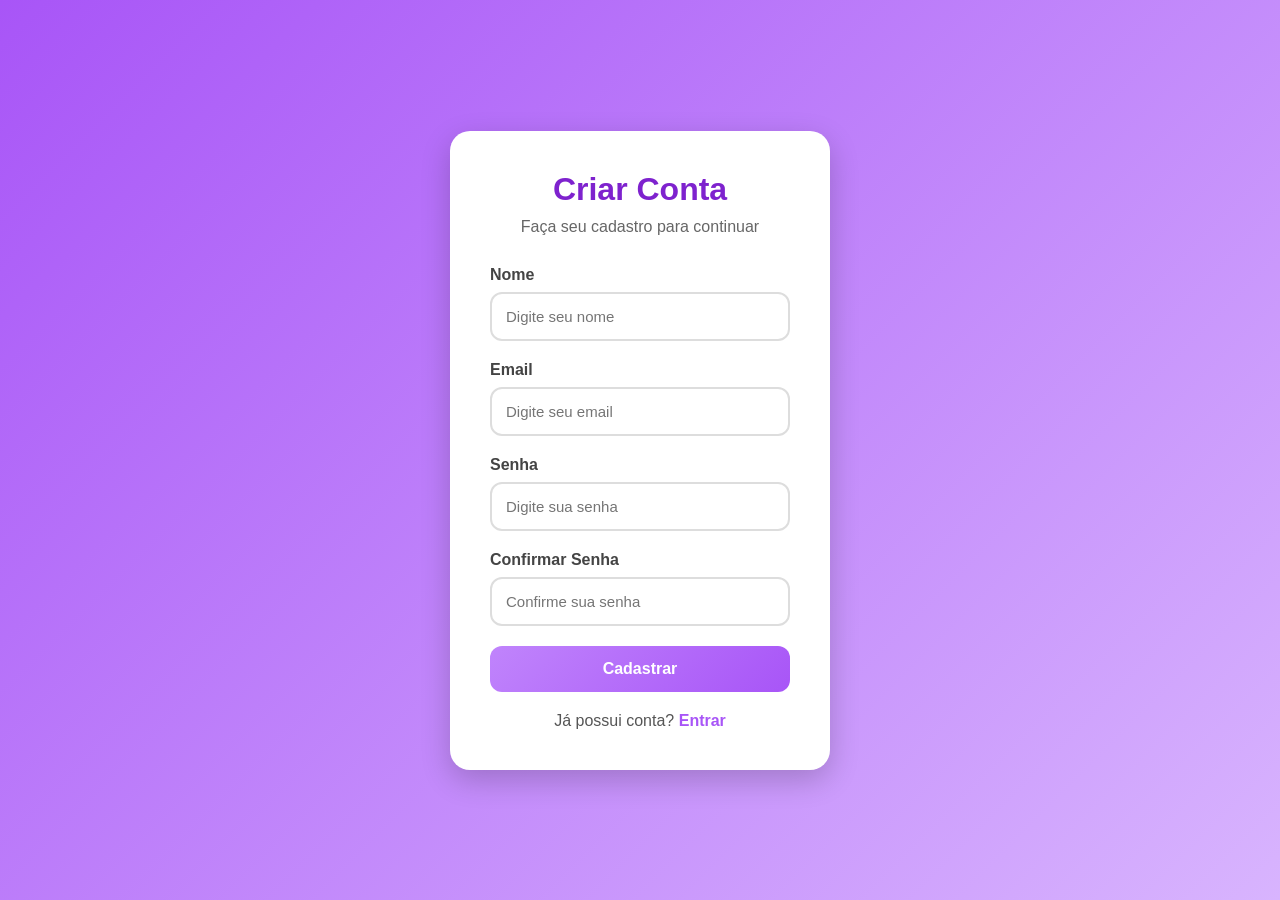
<file: Cadastre.html>
<!DOCTYPE html>
<html lang="pt-BR">
<head>

    <!-- Configuração de caracteres -->
    <meta charset="UTF-8">

    <!-- Responsividade para celular -->
    <meta name="viewport" content="width=device-width, initial-scale=1.0">

    <!-- Título da página -->
    <title>Tela de Cadastro</title>

    <!-- Ligação do CSS -->
    <link rel="stylesheet" href="assets/css/Cadastre/cadastre.css">

</head>
<body>

    <!-- CONTAINER PRINCIPAL -->
    <div class="container">

        <!-- CARD DO FORMULÁRIO -->
        <div class="card">

            <!-- TÍTULO -->
            <h1>Criar Conta</h1>

            <!-- SUBTÍTULO -->
            <p>Faça seu cadastro para continuar</p>

            <!-- FORMULÁRIO -->
            <form id="formCadastro">

                <!-- CAMPO NOME -->
                <div class="input-group">

                    <!-- TEXTO DO CAMPO -->
                    <label for="nome">Nome</label>

                    <!-- INPUT NOME -->
                    <input 
                        type="text" 
                        id="nome" 
                        placeholder="Digite seu nome"
                    >

                </div>

                <!-- CAMPO EMAIL -->
                <div class="input-group">

                    <!-- TEXTO DO CAMPO -->
                    <label for="email">Email</label>

                    <!-- INPUT EMAIL -->
                    <input 
                        type="email" 
                        id="email" 
                        placeholder="Digite seu email"
                    >

                </div>

                <!-- CAMPO SENHA -->
                <div class="input-group">

                    <!-- TEXTO DO CAMPO -->
                    <label for="senha">Senha</label>

                    <!-- INPUT SENHA -->
                    <input 
                        type="password" 
                        id="senha" 
                        placeholder="Digite sua senha"
                    >

                </div>

                <!-- CAMPO CONFIRMAR SENHA -->
                <div class="input-group">

                    <!-- TEXTO DO CAMPO -->
                    <label for="confirmarSenha">
                        Confirmar Senha
                    </label>

                    <!-- INPUT CONFIRMAR SENHA -->
                    <input 
                        type="password" 
                        id="confirmarSenha" 
                        placeholder="Confirme sua senha"
                    >

                </div>

                <!-- BOTÃO -->
                <button type="submit" class="btn">
                    Cadastrar
                </button>

                <!-- MENSAGEM DO JAVASCRIPT -->
                <div id="mensagem"></div>

            </form>

            <!-- LINK LOGIN -->
            <div class="login-link">

                Já possui conta?

                <a href="#">
                    Entrar
                </a>

            </div>

        </div>
    </div>

    <!-- Ligação do JavaScript -->
    <script src="assets/js/Cadastre.js"></script>

</body>
</html>
</file>
<file: assets/css/Cadastre/cadastre.css>
/* RESET PADRÃO */
*{
    margin: 0;
    padding: 0;
    box-sizing: border-box;
}

/* ESTILO DO BODY */
body{

    /* Fonte */
    font-family: Arial, Helvetica, sans-serif;

    /* Centralizar conteúdo */
    display: flex;
    justify-content: center;
    align-items: center;

    /* Altura total da tela */
    height: 100vh;

    /* Fundo gradiente */
    background: linear-gradient(
        135deg,
        #a855f7,
        #d8b4fe
    );
}

/* CONTAINER PRINCIPAL */
.container{

    /* Largura máxima */
    width: 100%;
    max-width: 420px;

    /* Espaçamento lateral */
    padding: 20px;
}

/* CARD */
.card{

    /* Fundo branco */
    background-color: white;

    /* Espaçamento interno */
    padding: 40px;

    /* Bordas arredondadas */
    border-radius: 20px;

    /* Sombra */
    box-shadow: 0 10px 30px rgba(0,0,0,0.2);
}

/* TÍTULO */
.card h1{

    /* Cor */
    color: #7e22ce;

    /* Centralizar */
    text-align: center;

    /* Espaçamento inferior */
    margin-bottom: 10px;
}

/* SUBTÍTULO */
.card p{

    /* Centralizar */
    text-align: center;

    /* Cor */
    color: #666;

    /* Espaçamento */
    margin-bottom: 30px;
}

/* GRUPO DOS INPUTS */
.input-group{

    /* Espaçamento inferior */
    margin-bottom: 20px;
}

/* LABEL */
.input-group label{

    /* Mostrar em bloco */
    display: block;

    /* Espaçamento inferior */
    margin-bottom: 8px;

    /* Cor */
    color: #444;

    /* Negrito */
    font-weight: bold;
}

/* INPUT */
.input-group input{

    /* Largura total */
    width: 100%;

    /* Espaçamento interno */
    padding: 14px;

    /* Borda */
    border: 2px solid #ddd;

    /* Borda arredondada */
    border-radius: 12px;

    /* Remove contorno padrão */
    outline: none;

    /* Tamanho da fonte */
    font-size: 15px;

    /* Animação suave */
    transition: 0.3s;
}

/* EFEITO AO CLICAR NO INPUT */
.input-group input:focus{

    /* Cor da borda */
    border-color: #a855f7;

    /* Brilho */
    box-shadow: 0 0 10px rgba(168, 85, 247, 0.3);
}

/* BOTÃO */
.btn{

    /* Largura total */
    width: 100%;

    /* Espaçamento interno */
    padding: 14px;

    /* Remove borda */
    border: none;

    /* Bordas arredondadas */
    border-radius: 12px;

    /* Fundo gradiente */
    background: linear-gradient(
        135deg,
        #c084fc,
        #a855f7
    );

    /* Cor do texto */
    color: white;

    /* Negrito */
    font-weight: bold;

    /* Tamanho da fonte */
    font-size: 16px;

    /* Cursor de clique */
    cursor: pointer;

    /* Transição */
    transition: 0.3s;
}

/* HOVER DO BOTÃO */
.btn:hover{

    /* Pequeno movimento */
    transform: translateY(-2px);

    /* Transparência */
    opacity: 0.9;
}

/* LINK LOGIN */
.login-link{

    /* Centralizar */
    text-align: center;

    /* Espaçamento superior */
    margin-top: 20px;

    /* Cor */
    color: #555;
}

/* LINK */
.login-link a{

    /* Cor */
    color: #a855f7;

    /* Remove linha */
    text-decoration: none;

    /* Negrito */
    font-weight: bold;
}

/* MENSAGEM */
#mensagem{

    /* Espaçamento superior */
    margin-top: 15px;

    /* Centralizar */
    text-align: center;

    /* Negrito */
    font-weight: bold;
}

/* RESPONSIVIDADE */
@media(max-width: 500px){

    .card{

        /* Reduz padding no celular */
        padding: 25px;
    }
}
</file>
